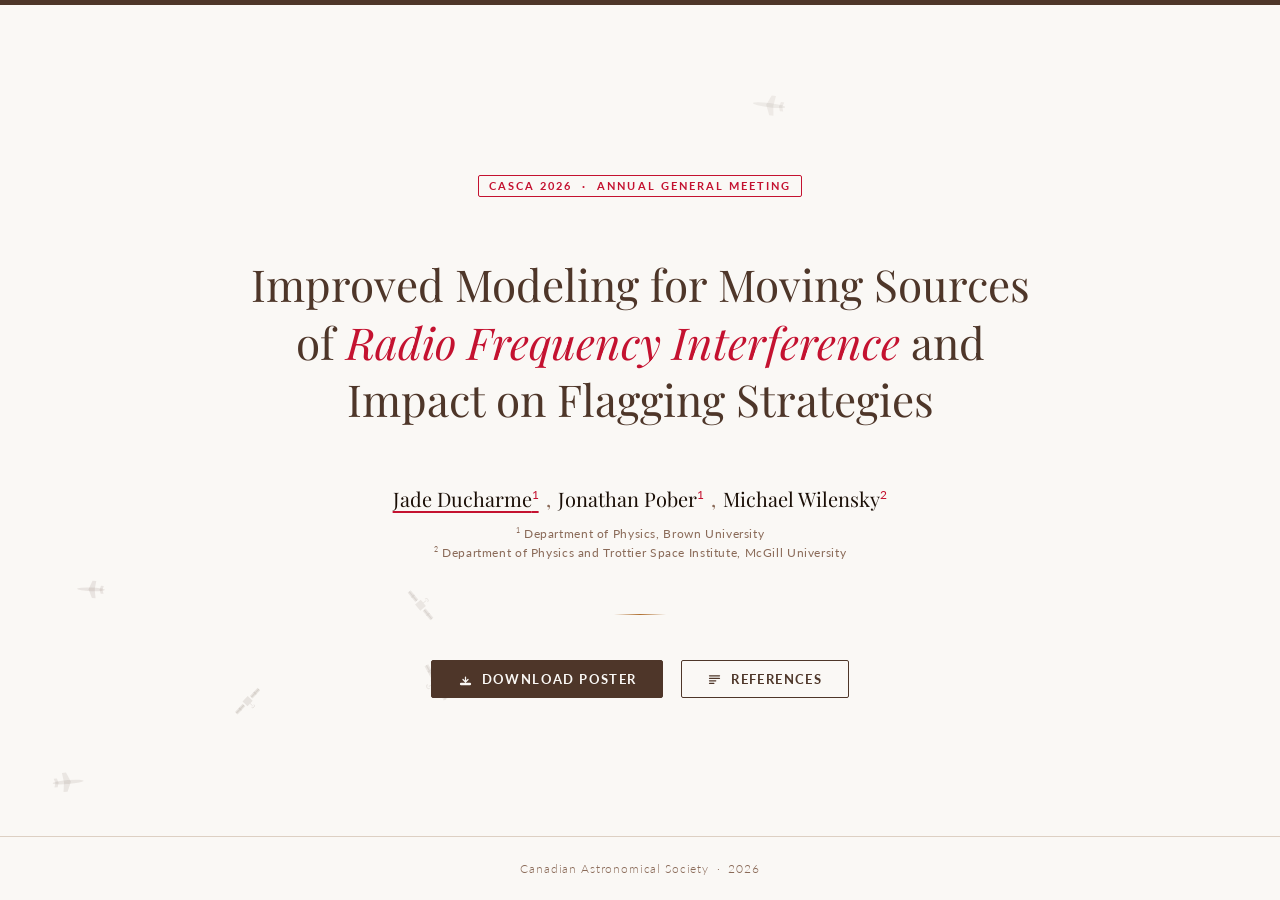
<file: index.html>
<!DOCTYPE html>
<html lang="en">
<head>
  <meta charset="UTF-8" />
  <meta name="viewport" content="width=device-width, initial-scale=1.0" />
  <title>CASCA 2026 — Jade Ducharme</title>
  <link rel="preconnect" href="https://fonts.googleapis.com" />
  <link rel="preconnect" href="https://fonts.gstatic.com" crossorigin />
  <link href="https://fonts.googleapis.com/css2?family=Playfair+Display:ital,wght@0,400;0,600;1,400&family=Lato:wght@300;400;700&display=swap" rel="stylesheet" />
  <link rel="icon" type="image/svg+xml" href="favicon.svg" />
  <link rel="stylesheet" href="style.css" />
</head>
<body>
  <canvas id="bg-canvas"></canvas>

  <main class="landing">

    <span class="badge">CASCA 2026 &nbsp;·&nbsp; Annual General Meeting</span>

    <h1 class="poster-title">
      Improved Modeling for Moving Sources of
      <em>Radio Frequency Interference</em>
      and Impact on Flagging Strategies
    </h1>

    <div class="meta">
      <div class="authors-line">
        <a class="author author--lead" href="mailto:jade_ducharme@brown.edu">Jade Ducharme<sup>1</sup></a>
        <span class="author-sep">,</span>
        <span class="author">Jonathan Pober<sup>1</sup></span>
        <span class="author-sep">,</span>
        <span class="author">Michael Wilensky<sup>2</sup></span>
      </div>
      <div class="institutions">
        <span class="institution"><sup>1</sup> Department of Physics, Brown University</span>
        <span class="institution"><sup>2</sup> Department of Physics and Trottier Space Institute, McGill University</span>
      </div>
    </div>

    <div class="divider"></div>

    <div class="actions">
      <a class="btn btn-primary" href="poster.pdf" target="_blank" rel="noopener">
        <svg viewBox="0 0 24 24" fill="none" stroke="currentColor" stroke-width="2" stroke-linecap="round" stroke-linejoin="round">
          <path d="M12 16V8"/><path d="M8 12l4 4 4-4"/>
          <rect x="4" y="18" width="16" height="2" rx="1"/>
        </svg>
        Download Poster
      </a>
      <a class="btn btn-secondary" href="references.html">
        <svg viewBox="0 0 24 24" fill="none" stroke="currentColor" stroke-width="2" stroke-linecap="round" stroke-linejoin="round">
          <path d="M4 6h16M4 10h16M4 14h10M4 18h7"/>
        </svg>
        References
      </a>
    </div>

  </main>

  <footer>
    Canadian Astronomical Society &nbsp;·&nbsp; 2026
  </footer>

  <script>
    /* ── Airplanes & satellites background ── */
    (function () {
      const canvas = document.getElementById('bg-canvas');
      const ctx    = canvas.getContext('2d');
      const COLOR  = '#4e3629';   /* --brown */
      const ALPHA_MIN = 0.07;
      const ALPHA_MAX = 0.13;
      const N_PLANES = 3;
      const N_SATS   = 3;
      const objects  = [];

      /* ── Drawing ── */
      function drawAirplane(x, y, size, alpha, angle) {
        ctx.save();
        ctx.translate(x, y);
        ctx.rotate(angle);
        ctx.globalAlpha = alpha;
        ctx.fillStyle   = COLOR;
        const s = size;
        // Fuselage
        ctx.beginPath();
        ctx.ellipse(0, 0, s * 1.7, s * 0.22, 0, 0, Math.PI * 2);
        ctx.fill();
        // Left wing
        ctx.beginPath();
        ctx.moveTo(s * 0.3, 0);
        ctx.lineTo(-s * 0.15, -s * 1.05);
        ctx.lineTo(-s * 0.6,  -s * 1.05);
        ctx.lineTo(-s * 0.45, 0);
        ctx.closePath();
        ctx.fill();
        // Right wing (mirror)
        ctx.beginPath();
        ctx.moveTo(s * 0.3, 0);
        ctx.lineTo(-s * 0.15, s * 1.05);
        ctx.lineTo(-s * 0.6,  s * 1.05);
        ctx.lineTo(-s * 0.45, 0);
        ctx.closePath();
        ctx.fill();
        // Left tail fin
        ctx.beginPath();
        ctx.moveTo(-s * 1.05, 0);
        ctx.lineTo(-s * 1.2,  -s * 0.48);
        ctx.lineTo(-s * 1.55, -s * 0.48);
        ctx.lineTo(-s * 1.4,  0);
        ctx.closePath();
        ctx.fill();
        // Right tail fin
        ctx.beginPath();
        ctx.moveTo(-s * 1.05, 0);
        ctx.lineTo(-s * 1.2,  s * 0.48);
        ctx.lineTo(-s * 1.55, s * 0.48);
        ctx.lineTo(-s * 1.4,  0);
        ctx.closePath();
        ctx.fill();
        ctx.restore();
      }

      function drawSatellite(x, y, size, alpha, angle) {
        ctx.save();
        ctx.translate(x, y);
        ctx.rotate(angle);
        ctx.globalAlpha  = alpha;
        ctx.fillStyle    = COLOR;
        ctx.strokeStyle  = COLOR;
        const s = size;
        // Body
        ctx.fillRect(-s * 0.42, -s * 0.38, s * 0.84, s * 0.76);
        // Left solar panel
        ctx.lineWidth = s * 0.12;
        ctx.fillRect(-s * 1.85, -s * 0.2, s * 1.25, s * 0.4);
        ctx.beginPath();
        ctx.moveTo(-s * 1.85, 0); ctx.lineTo(-s * 0.6, 0);
        ctx.moveTo(-s * 1.22, -s * 0.2); ctx.lineTo(-s * 1.22, s * 0.2);
        ctx.stroke();
        // Right solar panel
        ctx.fillRect(s * 0.6, -s * 0.2, s * 1.25, s * 0.4);
        ctx.beginPath();
        ctx.moveTo(s * 0.6, 0); ctx.lineTo(s * 1.85, 0);
        ctx.moveTo(s * 1.22, -s * 0.2); ctx.lineTo(s * 1.22, s * 0.2);
        ctx.stroke();
        // Antenna
        ctx.lineWidth = s * 0.1;
        ctx.beginPath();
        ctx.moveTo(0, -s * 0.38); ctx.lineTo(0, -s * 0.78);
        ctx.stroke();
        ctx.beginPath();
        ctx.arc(0, -s * 0.78, s * 0.2, Math.PI, 0);
        ctx.stroke();
        ctx.restore();
      }

      /* ── Spawn helper ── */
      function spawn(type, randomPos) {
        const speed = 0.28 + Math.random() * 0.18;
        const drift = (Math.random() - 0.5) * 0.3;  // slight diagonal
        let x, y, vx, vy;

        if (randomPos) {
          x = Math.random() * canvas.width;
          y = Math.random() * canvas.height;
          vx = (Math.random() > 0.5 ? 1 : -1) * speed;
          vy = drift * speed;
        } else {
          // spawn from left edge
          x  = -80;
          y  = Math.random() * canvas.height;
          vx = speed;
          vy = drift * speed;
        }

        return {
          type,
          x, y, vx, vy,
          size:  8 + Math.random() * 5,
          alpha: ALPHA_MIN + Math.random() * (ALPHA_MAX - ALPHA_MIN),
          rot:   type === 'satellite' ? Math.random() * Math.PI * 2 : 0,
          drot:  type === 'satellite' ? (Math.random() - 0.5) * 0.002 : 0,
        };
      }

      function isOff(p) {
        const m = 100;
        return p.x < -m || p.x > canvas.width + m ||
               p.y < -m || p.y > canvas.height + m;
      }

      /* ── Init ── */
      function init() {
        objects.length = 0;
        for (let i = 0; i < N_PLANES; i++) objects.push(spawn('plane',     true));
        for (let i = 0; i < N_SATS;   i++) objects.push(spawn('satellite', true));
      }

      function resize() {
        canvas.width  = window.innerWidth;
        canvas.height = window.innerHeight;
        init();
      }

      /* ── Render loop ── */
      function frame() {
        ctx.clearRect(0, 0, canvas.width, canvas.height);

        for (const p of objects) {
          p.x += p.vx;
          p.y += p.vy;
          p.rot += p.drot;

          if (isOff(p)) {
            Object.assign(p, spawn(p.type, false));
          }

          if (p.type === 'plane') {
            drawAirplane(p.x, p.y, p.size, p.alpha, Math.atan2(p.vy, p.vx));
          } else {
            drawSatellite(p.x, p.y, p.size, p.alpha, p.rot);
          }
        }

        requestAnimationFrame(frame);
      }

      window.addEventListener('resize', resize);
      resize();
      frame();
    })();
  </script>
</body>
</html>
</file>
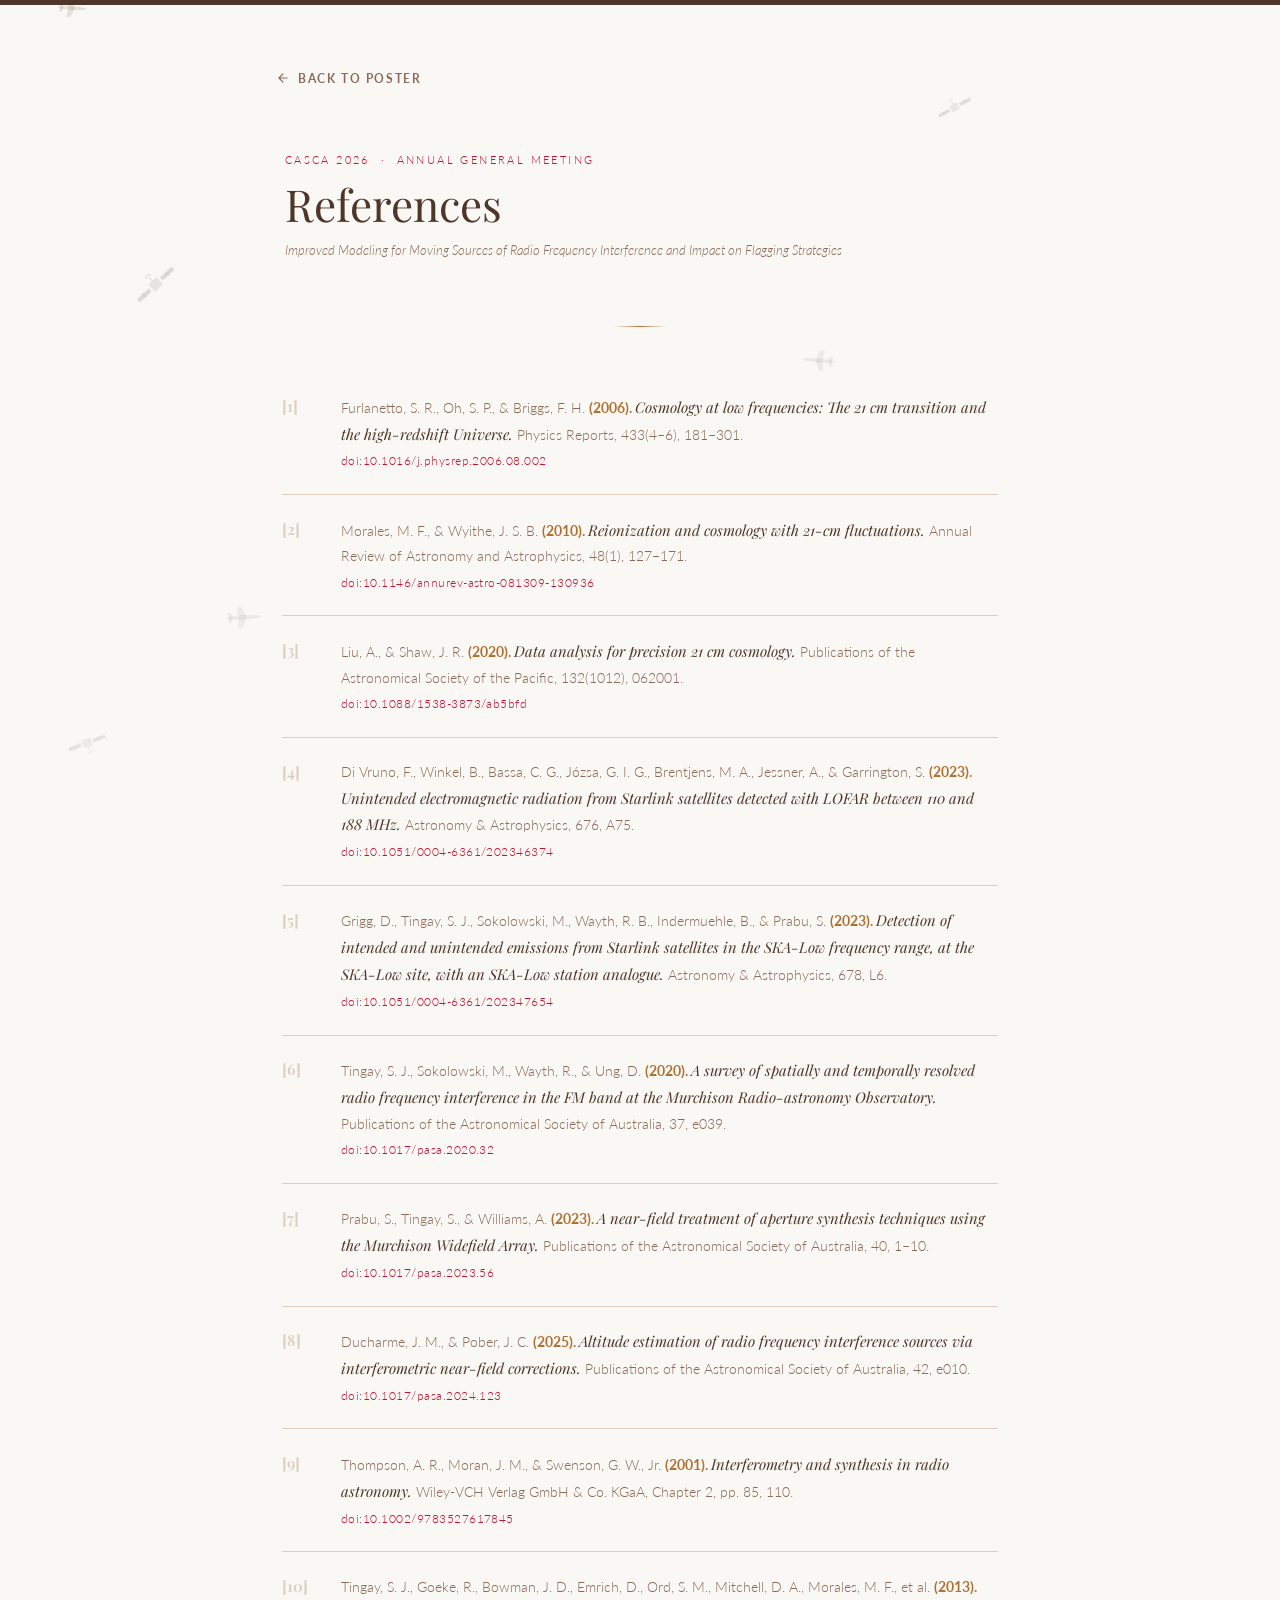
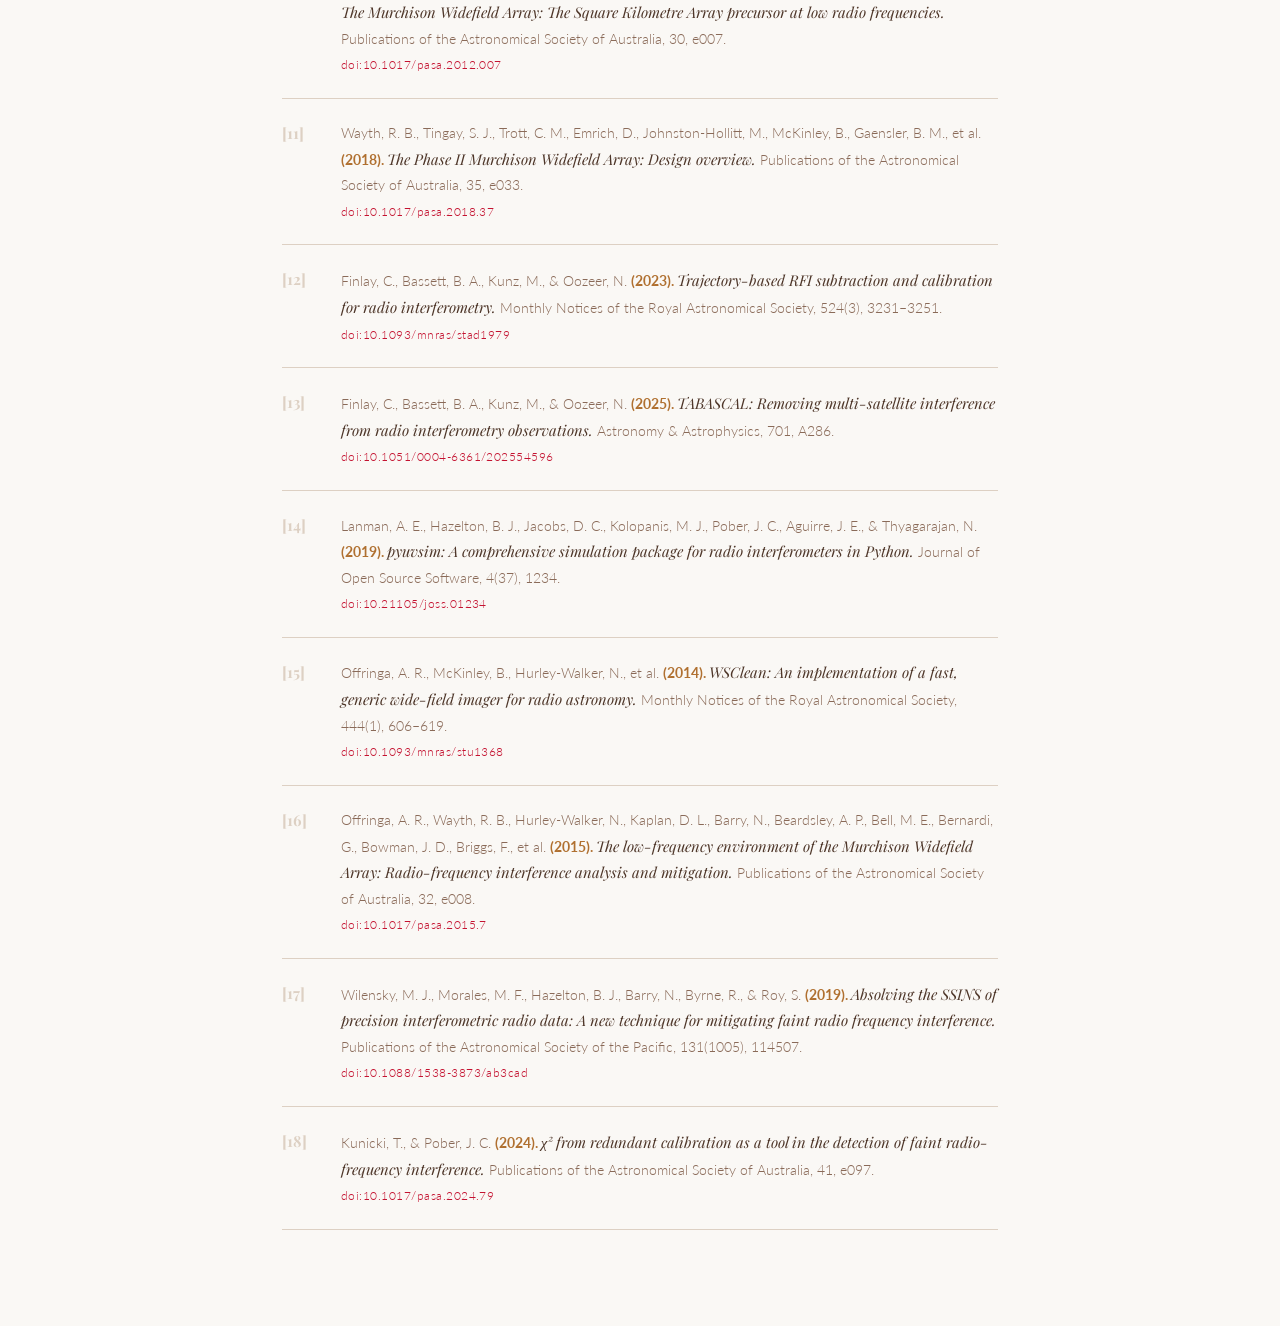
<file: references.html>
<!DOCTYPE html>
<html lang="en">
<head>
  <meta charset="UTF-8" />
  <meta name="viewport" content="width=device-width, initial-scale=1.0" />
  <title>References — CASCA 2026</title>
  <link rel="preconnect" href="https://fonts.googleapis.com" />
  <link rel="preconnect" href="https://fonts.gstatic.com" crossorigin />
  <link href="https://fonts.googleapis.com/css2?family=Playfair+Display:ital,wght@0,400;0,600;1,400&family=Lato:wght@300;400;700&display=swap" rel="stylesheet" />
  <link rel="icon" type="image/svg+xml" href="favicon.svg" />
  <link rel="stylesheet" href="style.css" />
</head>
<body>
  <canvas id="bg-canvas"></canvas>

  <div class="page">

    <a class="back" href="index.html">
      <svg viewBox="0 0 24 24" fill="none" stroke="currentColor" stroke-width="2"
           stroke-linecap="round" stroke-linejoin="round">
        <path d="M19 12H5M12 5l-7 7 7 7"/>
      </svg>
      Back to poster
    </a>

    <header class="refs-header">
      <span class="label">CASCA 2026 &nbsp;·&nbsp; Annual General Meeting</span>
      <h1 class="refs-title">References</h1>
      <p class="sub">
        Improved Modeling for Moving Sources of Radio Frequency Interference
        and Impact on Flagging Strategies
      </p>
    </header>

    <div class="divider"></div>

    <!--
      ╔══════════════════════════════════════════════════════════════╗
      ║  Replace the <li> entries below with your actual references. ║
      ║                                                              ║
      ║  Structure for each entry:                                   ║
      ║                                                              ║
      ║  <li>                                                        ║
      ║    <span class="ref-num">[N]</span>                          ║
      ║    <span class="ref-body">                                   ║
      ║      <span class="authors">Last, F. et al.</span>            ║
      ║      <span class="year"> (YYYY). </span>                     ║
      ║      <span class="title">Article Title. </span>              ║
      ║      <span class="journal">Journal, vol, page.</span>        ║
      ║      <br/><a href="https://doi.org/…" target="_blank"        ║
      ║             rel="noopener">doi:…</a>                         ║
      ║    </span>                                                   ║
      ║  </li>                                                       ║
      ╚══════════════════════════════════════════════════════════════╝
    -->
    <ol class="refs">

      <li>
        <span class="ref-num">[1]</span>
        <span class="ref-body">
          <span class="authors">Furlanetto, S. R., Oh, S. P., &amp; Briggs, F. H.</span>
          <span class="year"> (2006). </span>
          <span class="title">Cosmology at low frequencies: The 21 cm transition and the high-redshift Universe. </span>
          <span class="journal">Physics Reports, 433(4–6), 181–301.</span>
          <br/><a href="https://doi.org/10.1016/j.physrep.2006.08.002" target="_blank" rel="noopener">doi:10.1016/j.physrep.2006.08.002</a>
        </span>
      </li>


      <li>
        <span class="ref-num">[2]</span>
        <span class="ref-body">
          <span class="authors">Morales, M. F., &amp; Wyithe, J. S. B.</span>
          <span class="year"> (2010). </span>
          <span class="title">Reionization and cosmology with 21-cm fluctuations. </span>
          <span class="journal">Annual Review of Astronomy and Astrophysics, 48(1), 127–171.</span>
          <br/><a href="https://doi.org/10.1146/annurev-astro-081309-130936" target="_blank" rel="noopener">doi:10.1146/annurev-astro-081309-130936</a>
        </span>
      </li>


      <li>
        <span class="ref-num">[3]</span>
        <span class="ref-body">
          <span class="authors">Liu, A., &amp; Shaw, J. R.</span>
          <span class="year"> (2020). </span>
          <span class="title">Data analysis for precision 21 cm cosmology. </span>
          <span class="journal">Publications of the Astronomical Society of the Pacific, 132(1012), 062001.</span>
          <br/><a href="https://doi.org/10.1088/1538-3873/ab5bfd" target="_blank" rel="noopener">doi:10.1088/1538-3873/ab5bfd</a>
        </span>
      </li>

      <li>
        <span class="ref-num">[4]</span>
        <span class="ref-body">
          <span class="authors">Di Vruno, F., Winkel, B., Bassa, C. G., Józsa, G. I. G., Brentjens, M. A., Jessner, A., &amp; Garrington, S.</span>
          <span class="year"> (2023). </span>
          <span class="title">Unintended electromagnetic radiation from Starlink satellites detected with LOFAR between 110 and 188 MHz. </span>
          <span class="journal">Astronomy &amp; Astrophysics, 676, A75.</span>
          <br/><a href="https://doi.org/10.1051/0004-6361/202346374" target="_blank" rel="noopener">doi:10.1051/0004-6361/202346374</a>
        </span>
      </li>


      <li>
        <span class="ref-num">[5]</span>
        <span class="ref-body">
          <span class="authors">Grigg, D., Tingay, S. J., Sokolowski, M., Wayth, R. B., Indermuehle, B., &amp; Prabu, S.</span>
          <span class="year"> (2023). </span>
          <span class="title">Detection of intended and unintended emissions from Starlink satellites in the SKA-Low frequency range, at the SKA-Low site, with an SKA-Low station analogue. </span>
          <span class="journal">Astronomy &amp; Astrophysics, 678, L6.</span>
          <br/><a href="https://doi.org/10.1051/0004-6361/202347654" target="_blank" rel="noopener">doi:10.1051/0004-6361/202347654</a>
        </span>
      </li>


      <li>
        <span class="ref-num">[6]</span>
        <span class="ref-body">
          <span class="authors">Tingay, S. J., Sokolowski, M., Wayth, R., &amp; Ung, D.</span>
          <span class="year"> (2020). </span>
          <span class="title">A survey of spatially and temporally resolved radio frequency interference in the FM band at the Murchison Radio-astronomy Observatory. </span>
          <span class="journal">Publications of the Astronomical Society of Australia, 37, e039.</span>
          <br/><a href="https://doi.org/10.1017/pasa.2020.32" target="_blank" rel="noopener">doi:10.1017/pasa.2020.32</a>
        </span>
      </li>


      <li>
        <span class="ref-num">[7]</span>
        <span class="ref-body">
          <span class="authors">Prabu, S., Tingay, S., &amp; Williams, A.</span>
          <span class="year"> (2023). </span>
          <span class="title">A near-field treatment of aperture synthesis techniques using the Murchison Widefield Array. </span>
          <span class="journal">Publications of the Astronomical Society of Australia, 40, 1–10.</span>
          <br/><a href="https://doi.org/10.1017/pasa.2023.56" target="_blank" rel="noopener">doi:10.1017/pasa.2023.56</a>
        </span>
      </li>


      <li>
        <span class="ref-num">[8]</span>
        <span class="ref-body">
          <span class="authors">Ducharme, J. M., &amp; Pober, J. C.</span>
          <span class="year"> (2025). </span>
          <span class="title">Altitude estimation of radio frequency interference sources via interferometric near-field corrections. </span>
          <span class="journal">Publications of the Astronomical Society of Australia, 42, e010.</span>
          <br/><a href="https://doi.org/10.1017/pasa.2024.123" target="_blank" rel="noopener">doi:10.1017/pasa.2024.123</a>
        </span>
      </li>


      <li>
        <span class="ref-num">[9]</span>
        <span class="ref-body">
          <span class="authors">Thompson, A. R., Moran, J. M., &amp; Swenson, G. W., Jr.</span>
          <span class="year"> (2001). </span>
          <span class="title">Interferometry and synthesis in radio astronomy. </span>
          <span class="journal">Wiley-VCH Verlag GmbH &amp; Co. KGaA, Chapter 2, pp. 85, 110.</span>
          <br/><a href="https://doi.org/10.1002/9783527617845" target="_blank" rel="noopener">doi:10.1002/9783527617845</a>
        </span>
      </li>


      <li>
        <span class="ref-num">[10]</span>
        <span class="ref-body">
          <span class="authors">Tingay, S. J., Goeke, R., Bowman, J. D., Emrich, D., Ord, S. M., Mitchell, D. A., Morales, M. F., et al.</span>
          <span class="year"> (2013). </span>
          <span class="title">The Murchison Widefield Array: The Square Kilometre Array precursor at low radio frequencies. </span>
          <span class="journal">Publications of the Astronomical Society of Australia, 30, e007.</span>
          <br/><a href="https://doi.org/10.1017/pasa.2012.007" target="_blank" rel="noopener">doi:10.1017/pasa.2012.007</a>
        </span>
      </li>


      <li>
        <span class="ref-num">[11]</span>
        <span class="ref-body">
          <span class="authors">Wayth, R. B., Tingay, S. J., Trott, C. M., Emrich, D., Johnston-Hollitt, M., McKinley, B., Gaensler, B. M., et al.</span>
          <span class="year"> (2018). </span>
          <span class="title">The Phase II Murchison Widefield Array: Design overview. </span>
          <span class="journal">Publications of the Astronomical Society of Australia, 35, e033.</span>
          <br/><a href="https://doi.org/10.1017/pasa.2018.37" target="_blank" rel="noopener">doi:10.1017/pasa.2018.37</a>
        </span>
      </li>


      <li>
        <span class="ref-num">[12]</span>
        <span class="ref-body">
          <span class="authors">Finlay, C., Bassett, B. A., Kunz, M., &amp; Oozeer, N.</span>
          <span class="year"> (2023). </span>
          <span class="title">Trajectory-based RFI subtraction and calibration for radio interferometry. </span>
          <span class="journal">Monthly Notices of the Royal Astronomical Society, 524(3), 3231–3251.</span>
          <br/><a href="https://doi.org/10.1093/mnras/stad1979" target="_blank" rel="noopener">doi:10.1093/mnras/stad1979</a>
        </span>
      </li>


      <li>
        <span class="ref-num">[13]</span>
        <span class="ref-body">
          <span class="authors">Finlay, C., Bassett, B. A., Kunz, M., &amp; Oozeer, N.</span>
          <span class="year"> (2025). </span>
          <span class="title">TABASCAL: Removing multi-satellite interference from radio interferometry observations. </span>
          <span class="journal">Astronomy &amp; Astrophysics, 701, A286.</span>
          <br/><a href="https://doi.org/10.1051/0004-6361/202554596" target="_blank" rel="noopener">doi:10.1051/0004-6361/202554596</a>
        </span>
      </li>


      <li>
        <span class="ref-num">[14]</span>
        <span class="ref-body">
          <span class="authors">Lanman, A. E., Hazelton, B. J., Jacobs, D. C., Kolopanis, M. J., Pober, J. C., Aguirre, J. E., &amp; Thyagarajan, N.</span>
          <span class="year"> (2019). </span>
          <span class="title">pyuvsim: A comprehensive simulation package for radio interferometers in Python. </span>
          <span class="journal">Journal of Open Source Software, 4(37), 1234.</span>
          <br/><a href="https://doi.org/10.21105/joss.01234" target="_blank" rel="noopener">doi:10.21105/joss.01234</a>
        </span>
      </li>

      
      <li>
        <span class="ref-num">[15]</span>
        <span class="ref-body">
          <span class="authors">Offringa, A. R., McKinley, B., Hurley-Walker, N., et al.</span>
          <span class="year"> (2014). </span>
          <span class="title">WSClean: An implementation of a fast, generic wide-field imager for radio astronomy. </span>
          <span class="journal">Monthly Notices of the Royal Astronomical Society, 444(1), 606–619.</span>
          <br/><a href="https://doi.org/10.1093/mnras/stu1368" target="_blank" rel="noopener">doi:10.1093/mnras/stu1368</a>
        </span>
      </li>


      <li>
        <span class="ref-num">[16]</span>
        <span class="ref-body">
          <span class="authors">Offringa, A. R., Wayth, R. B., Hurley-Walker, N., Kaplan, D. L., Barry, N., Beardsley, A. P., Bell, M. E., Bernardi, G., Bowman, J. D., Briggs, F., et al.</span>
          <span class="year"> (2015). </span>
          <span class="title">The low-frequency environment of the Murchison Widefield Array: Radio-frequency interference analysis and mitigation. </span>
          <span class="journal">Publications of the Astronomical Society of Australia, 32, e008.</span>
          <br/><a href="https://doi.org/10.1017/pasa.2015.7" target="_blank" rel="noopener">doi:10.1017/pasa.2015.7</a>
        </span>
      </li>


      <li>
        <span class="ref-num">[17]</span>
        <span class="ref-body">
          <span class="authors">Wilensky, M. J., Morales, M. F., Hazelton, B. J., Barry, N., Byrne, R., &amp; Roy, S.</span>
          <span class="year"> (2019). </span>
          <span class="title">Absolving the SSINS of precision interferometric radio data: A new technique for mitigating faint radio frequency interference. </span>
          <span class="journal">Publications of the Astronomical Society of the Pacific, 131(1005), 114507.</span>
          <br/><a href="https://doi.org/10.1088/1538-3873/ab3cad" target="_blank" rel="noopener">doi:10.1088/1538-3873/ab3cad</a>
        </span>
      </li>

      <li>
        <span class="ref-num">[18]</span>
        <span class="ref-body">
          <span class="authors">Kunicki, T., &amp; Pober, J. C.</span>
          <span class="year"> (2024). </span>
          <span class="title">χ² from redundant calibration as a tool in the detection of faint radio-frequency interference. </span>
          <span class="journal">Publications of the Astronomical Society of Australia, 41, e097.</span>
          <br/><a href="https://doi.org/10.1017/pasa.2024.79" target="_blank" rel="noopener">doi:10.1017/pasa.2024.79</a>
        </span>
      </li>


      <!-- Add more <li> entries as needed, incrementing [N] -->

    </ol>

  </div>

  <script>
    /* ── Airplanes & satellites background (same as index) ── */
    (function () {
      const canvas = document.getElementById('bg-canvas');
      const ctx    = canvas.getContext('2d');
      const COLOR  = '#4e3629';
      const ALPHA_MIN = 0.07;
      const ALPHA_MAX = 0.13;
      const N_PLANES = 3;
      const N_SATS   = 3;
      const objects  = [];

      function drawAirplane(x, y, size, alpha, angle) {
        ctx.save();
        ctx.translate(x, y);
        ctx.rotate(angle);
        ctx.globalAlpha = alpha;
        ctx.fillStyle   = COLOR;
        const s = size;
        ctx.beginPath();
        ctx.ellipse(0, 0, s * 1.7, s * 0.22, 0, 0, Math.PI * 2);
        ctx.fill();
        ctx.beginPath();
        ctx.moveTo(s * 0.3, 0);
        ctx.lineTo(-s * 0.15, -s * 1.05);
        ctx.lineTo(-s * 0.6,  -s * 1.05);
        ctx.lineTo(-s * 0.45, 0);
        ctx.closePath();
        ctx.fill();
        ctx.beginPath();
        ctx.moveTo(s * 0.3, 0);
        ctx.lineTo(-s * 0.15, s * 1.05);
        ctx.lineTo(-s * 0.6,  s * 1.05);
        ctx.lineTo(-s * 0.45, 0);
        ctx.closePath();
        ctx.fill();
        ctx.beginPath();
        ctx.moveTo(-s * 1.05, 0);
        ctx.lineTo(-s * 1.2,  -s * 0.48);
        ctx.lineTo(-s * 1.55, -s * 0.48);
        ctx.lineTo(-s * 1.4,  0);
        ctx.closePath();
        ctx.fill();
        ctx.beginPath();
        ctx.moveTo(-s * 1.05, 0);
        ctx.lineTo(-s * 1.2,  s * 0.48);
        ctx.lineTo(-s * 1.55, s * 0.48);
        ctx.lineTo(-s * 1.4,  0);
        ctx.closePath();
        ctx.fill();
        ctx.restore();
      }

      function drawSatellite(x, y, size, alpha, angle) {
        ctx.save();
        ctx.translate(x, y);
        ctx.rotate(angle);
        ctx.globalAlpha  = alpha;
        ctx.fillStyle    = COLOR;
        ctx.strokeStyle  = COLOR;
        const s = size;
        ctx.fillRect(-s * 0.42, -s * 0.38, s * 0.84, s * 0.76);
        ctx.lineWidth = s * 0.12;
        ctx.fillRect(-s * 1.85, -s * 0.2, s * 1.25, s * 0.4);
        ctx.beginPath();
        ctx.moveTo(-s * 1.85, 0); ctx.lineTo(-s * 0.6, 0);
        ctx.moveTo(-s * 1.22, -s * 0.2); ctx.lineTo(-s * 1.22, s * 0.2);
        ctx.stroke();
        ctx.fillRect(s * 0.6, -s * 0.2, s * 1.25, s * 0.4);
        ctx.beginPath();
        ctx.moveTo(s * 0.6, 0); ctx.lineTo(s * 1.85, 0);
        ctx.moveTo(s * 1.22, -s * 0.2); ctx.lineTo(s * 1.22, s * 0.2);
        ctx.stroke();
        ctx.lineWidth = s * 0.1;
        ctx.beginPath();
        ctx.moveTo(0, -s * 0.38); ctx.lineTo(0, -s * 0.78);
        ctx.stroke();
        ctx.beginPath();
        ctx.arc(0, -s * 0.78, s * 0.2, Math.PI, 0);
        ctx.stroke();
        ctx.restore();
      }

      function spawn(type, randomPos) {
        const speed = 0.28 + Math.random() * 0.18;
        const drift = (Math.random() - 0.5) * 0.3;
        let x, y, vx, vy;
        if (randomPos) {
          x = Math.random() * canvas.width;
          y = Math.random() * canvas.height;
          vx = (Math.random() > 0.5 ? 1 : -1) * speed;
          vy = drift * speed;
        } else {
          x  = -80;
          y  = Math.random() * canvas.height;
          vx = speed;
          vy = drift * speed;
        }
        return {
          type, x, y, vx, vy,
          size:  8 + Math.random() * 5,
          alpha: ALPHA_MIN + Math.random() * (ALPHA_MAX - ALPHA_MIN),
          rot:   type === 'satellite' ? Math.random() * Math.PI * 2 : 0,
          drot:  type === 'satellite' ? (Math.random() - 0.5) * 0.002 : 0,
        };
      }

      function isOff(p) {
        const m = 100;
        return p.x < -m || p.x > canvas.width + m ||
               p.y < -m || p.y > canvas.height + m;
      }

      function init() {
        objects.length = 0;
        for (let i = 0; i < N_PLANES; i++) objects.push(spawn('plane',     true));
        for (let i = 0; i < N_SATS;   i++) objects.push(spawn('satellite', true));
      }

      function resize() {
        canvas.width  = window.innerWidth;
        canvas.height = window.innerHeight;
        init();
      }

      function frame() {
        ctx.clearRect(0, 0, canvas.width, canvas.height);
        for (const p of objects) {
          p.x += p.vx;
          p.y += p.vy;
          p.rot += p.drot;
          if (isOff(p)) Object.assign(p, spawn(p.type, false));
          if (p.type === 'plane') {
            drawAirplane(p.x, p.y, p.size, p.alpha, Math.atan2(p.vy, p.vx));
          } else {
            drawSatellite(p.x, p.y, p.size, p.alpha, p.rot);
          }
        }
        requestAnimationFrame(frame);
      }

      window.addEventListener('resize', resize);
      resize();
      frame();
    })();
  </script>
</body>
</html>
</file>
<file: style.css>
/* =============================================================
   style.css — CASCA 2026 poster site
   Brown University Gemini theme
   ============================================================= */

/* ── Reset ─────────────────────────────────────────────────── */
*, *::before, *::after {
  box-sizing: border-box;
  margin: 0;
  padding: 0;
}

/* ── Design tokens ──────────────────────────────────────────── */
/*
   Palette is drawn from the Brown University brand and the
   Gemini-Brown Beamer theme used in the poster itself.
   Adjust only these variables to retheme the entire site.
*/
:root {
  --bg:       #faf8f5;   /* warm off-white body */
  --border:   #ddd0c3;   /* soft warm grey rule */
  --text:     #1a0e06;   /* near-black, warm tint */
  --muted:    #8a6a58;   /* warm mid-brown for secondary text */

  --brown:    #4e3629;   /* Brown University seal brown */
  --red:      #c41230;   /* Brown University crimson */
  --amber:    #b07030;   /* warm accent echo from inferno figures */

  --font-display: 'Playfair Display', serif;
  --font-body:    'Lato', sans-serif;
}

/* ── Base ───────────────────────────────────────────────────── */
html, body {
  height: 100%;
}

body {
  background: var(--bg);
  color: var(--text);
  font-family: var(--font-body);
  font-weight: 300;
  min-height: 100vh;
  overflow-x: hidden;
  display: flex;
  flex-direction: column;
  /* Thin top stripe echoes the poster's header band */
  border-top: 5px solid var(--brown);
}

/* ── Background canvas (fixed, behind everything) ───────────── */
#bg-canvas {
  position: fixed;
  inset: 0;
  z-index: 0;
  pointer-events: none;
}

/* ── Conference badge ───────────────────────────────────────── */
.badge {
  display: inline-block;
  font-family: var(--font-body);
  font-size: 0.70rem;
  font-weight: 700;
  letter-spacing: 0.18em;
  text-transform: uppercase;
  color: var(--red);
  border: 1px solid var(--red);
  border-radius: 2px;
  padding: 0.35em 0.95em;
  margin-bottom: 2.8rem;
  background: var(--bg);
  opacity: 0;
  animation: fadeUp 0.7s ease 0.1s forwards;
}

/* ── Horizontal rule ────────────────────────────────────────── */
.divider {
  width: 52px;
  height: 1px;
  background: linear-gradient(90deg, transparent, var(--amber), transparent);
  margin: 2.8rem auto;
  opacity: 0;
  animation: fadeIn 0.8s ease 0.55s forwards;
}

/* ── Footer ─────────────────────────────────────────────────── */
footer {
  position: relative;
  z-index: 1;
  text-align: center;
  padding: 1.5rem 2rem;
  font-size: 0.76rem;
  color: var(--muted);
  letter-spacing: 0.07em;
  border-top: 1px solid var(--border);
  margin-top: auto;
  background: var(--bg);
}

/* ═══════════════════════════════════════════════════════════
   INDEX PAGE
   ═══════════════════════════════════════════════════════════ */

main.landing {
  position: relative;
  z-index: 1;
  flex: 1;
  display: flex;
  flex-direction: column;
  align-items: center;
  justify-content: center;
  padding: 5rem 2rem 3rem;
  text-align: center;
}

/* Poster title */
h1.poster-title {
  font-family: var(--font-display);
  font-weight: 400;
  font-size: clamp(1.6rem, 3.8vw, 2.75rem);
  line-height: 1.3;
  max-width: 880px;
  color: var(--brown);
  background: var(--bg);
  padding: 0.3em 0.6em;
  opacity: 0;
  animation: fadeUp 0.8s ease 0.25s forwards;
}

h1.poster-title em {
  font-style: italic;
  color: var(--red);
}

/* Author + affiliation block */
.meta {
  margin-top: 2.2rem;
  display: flex;
  flex-direction: column;
  gap: 0.9rem;
  background: var(--bg);
  padding: 0.6em 1.1em;
  opacity: 0;
  animation: fadeUp 0.8s ease 0.4s forwards;
}

.authors-line {
  display: flex;
  align-items: baseline;
  justify-content: center;
  flex-wrap: wrap;
  gap: 0.15rem 0.45rem;
}

.author {
  font-family: var(--font-display);
  font-size: clamp(0.95rem, 2.2vw, 1.25rem);
  font-weight: 400;
  color: var(--text);
  white-space: nowrap;
}

/* Presenting author: underlined in university red */
.author--lead {
  text-decoration: underline;
  text-decoration-color: var(--red);
  text-underline-offset: 4px;
  color: var(--text);
}

a.author--lead:hover {
  color: var(--red);
}

.author sup,
.institution sup {
  font-size: 0.58em;
  font-family: var(--font-body);
  vertical-align: super;
}

.author sup    { color: var(--red);   }
.institution sup { color: var(--muted); }

.author-sep {
  font-family: var(--font-display);
  font-size: clamp(0.95rem, 2.2vw, 1.25rem);
  color: var(--muted);
  user-select: none;
}

/* Affiliation lines */
.institutions {
  display: flex;
  flex-direction: column;
  gap: 0.2rem;
}

.institution {
  font-family: var(--font-body);
  font-size: 0.78rem;
  font-weight: 400;
  letter-spacing: 0.05em;
  color: var(--muted);
}

/* Action buttons */
.actions {
  display: flex;
  gap: 1.1rem;
  flex-wrap: wrap;
  justify-content: center;
  opacity: 0;
  animation: fadeUp 0.8s ease 0.65s forwards;
}

.btn {
  display: inline-flex;
  align-items: center;
  gap: 0.55rem;
  padding: 0.8em 2em;
  border-radius: 2px;
  font-family: var(--font-body);
  font-size: 0.80rem;
  font-weight: 700;
  letter-spacing: 0.11em;
  text-transform: uppercase;
  text-decoration: none;
  cursor: pointer;
  transition: all 0.2s ease;
}

.btn svg {
  width: 15px;
  height: 15px;
  flex-shrink: 0;
}

.btn-primary {
  background: var(--brown);
  color: var(--bg);
  border: 1px solid var(--brown);
}

.btn-primary:hover {
  background: #3a2519;
  border-color: #3a2519;
  transform: translateY(-2px);
  box-shadow: 0 5px 18px rgba(78, 54, 41, 0.22);
}

.btn-secondary {
  background: transparent;
  color: var(--brown);
  border: 1px solid var(--brown);
}

.btn-secondary:hover {
  background: var(--brown);
  color: var(--bg);
  transform: translateY(-2px);
}

/* ═══════════════════════════════════════════════════════════
   REFERENCES PAGE
   ═══════════════════════════════════════════════════════════ */

.page {
  position: relative;
  z-index: 1;
  max-width: 800px;
  margin: 0 auto;
  padding: 4rem 2rem 6rem;
}

/* Back navigation */
.back {
  display: inline-flex;
  align-items: center;
  gap: 0.5rem;
  text-decoration: none;
  font-size: 0.76rem;
  font-weight: 700;
  letter-spacing: 0.13em;
  text-transform: uppercase;
  color: var(--muted);
  transition: color 0.2s;
  margin-bottom: 3.5rem;
  background: var(--bg);
  padding: 0.15em 0.35em;
  opacity: 0;
  animation: fadeUp 0.6s ease 0.05s forwards;
}

.back:hover  { color: var(--brown); }
.back svg    { width: 14px; height: 14px; }

/* Page header */
header.refs-header {
  margin-bottom: 3.5rem;
  background: var(--bg);
  padding: 0.6em 0.8em;
  opacity: 0;
  animation: fadeUp 0.7s ease 0.15s forwards;
}

.label {
  display: block;
  font-size: 0.68rem;
  letter-spacing: 0.22em;
  text-transform: uppercase;
  color: var(--red);
  margin-bottom: 0.8rem;
}

h1.refs-title {
  font-family: var(--font-display);
  font-weight: 400;
  font-size: clamp(1.8rem, 5vw, 2.75rem);
  line-height: 1.15;
  color: var(--brown);
}

.sub {
  margin-top: 0.65rem;
  font-size: 0.84rem;
  font-style: italic;
  color: var(--muted);
  line-height: 1.55;
}

/* Reference list */
ol.refs {
  list-style: none;
  background: var(--bg);
  padding: 0 0.6em;
}

ol.refs li {
  display: grid;
  grid-template-columns: 2.6rem 1fr;
  gap: 0 1.1rem;
  padding: 1.35rem 0;
  border-bottom: 1px solid var(--border);
  opacity: 0;
  animation: fadeUp 0.5s ease forwards;
}

ol.refs li:nth-child(1)    { animation-delay: 0.35s }
ol.refs li:nth-child(2)    { animation-delay: 0.40s }
ol.refs li:nth-child(3)    { animation-delay: 0.45s }
ol.refs li:nth-child(4)    { animation-delay: 0.50s }
ol.refs li:nth-child(5)    { animation-delay: 0.55s }
ol.refs li:nth-child(6)    { animation-delay: 0.60s }
ol.refs li:nth-child(7)    { animation-delay: 0.65s }
ol.refs li:nth-child(8)    { animation-delay: 0.70s }
ol.refs li:nth-child(9)    { animation-delay: 0.75s }
ol.refs li:nth-child(10)   { animation-delay: 0.80s }
ol.refs li:nth-child(n+11) { animation-delay: 0.85s }

.ref-num {
  font-family: var(--font-display);
  font-size: 0.95rem;
  font-weight: 700;
  color: var(--border);
  padding-top: 0.15em;
  user-select: none;
}

.ref-body {
  font-size: 0.875rem;
  line-height: 1.8;
  color: var(--text);
}

.ref-body .authors { color: var(--muted); }

.ref-body .year {
  color: var(--amber);
  font-weight: 700;
}

.ref-body .title {
  font-family: var(--font-display);
  font-style: italic;
  font-size: 0.93rem;
  color: var(--brown);
}

.ref-body .journal { color: var(--muted); }

.ref-body a {
  color: var(--red);
  text-decoration: none;
  font-size: 0.76rem;
  letter-spacing: 0.04em;
}

.ref-body a:hover { text-decoration: underline; }


/* ── Animations ─────────────────────────────────────────────── */
@keyframes fadeUp {
  from { opacity: 0; transform: translateY(14px); }
  to   { opacity: 1; transform: translateY(0);    }
}

@keyframes fadeIn {
  from { opacity: 0; }
  to   { opacity: 1; }
}
</file>
